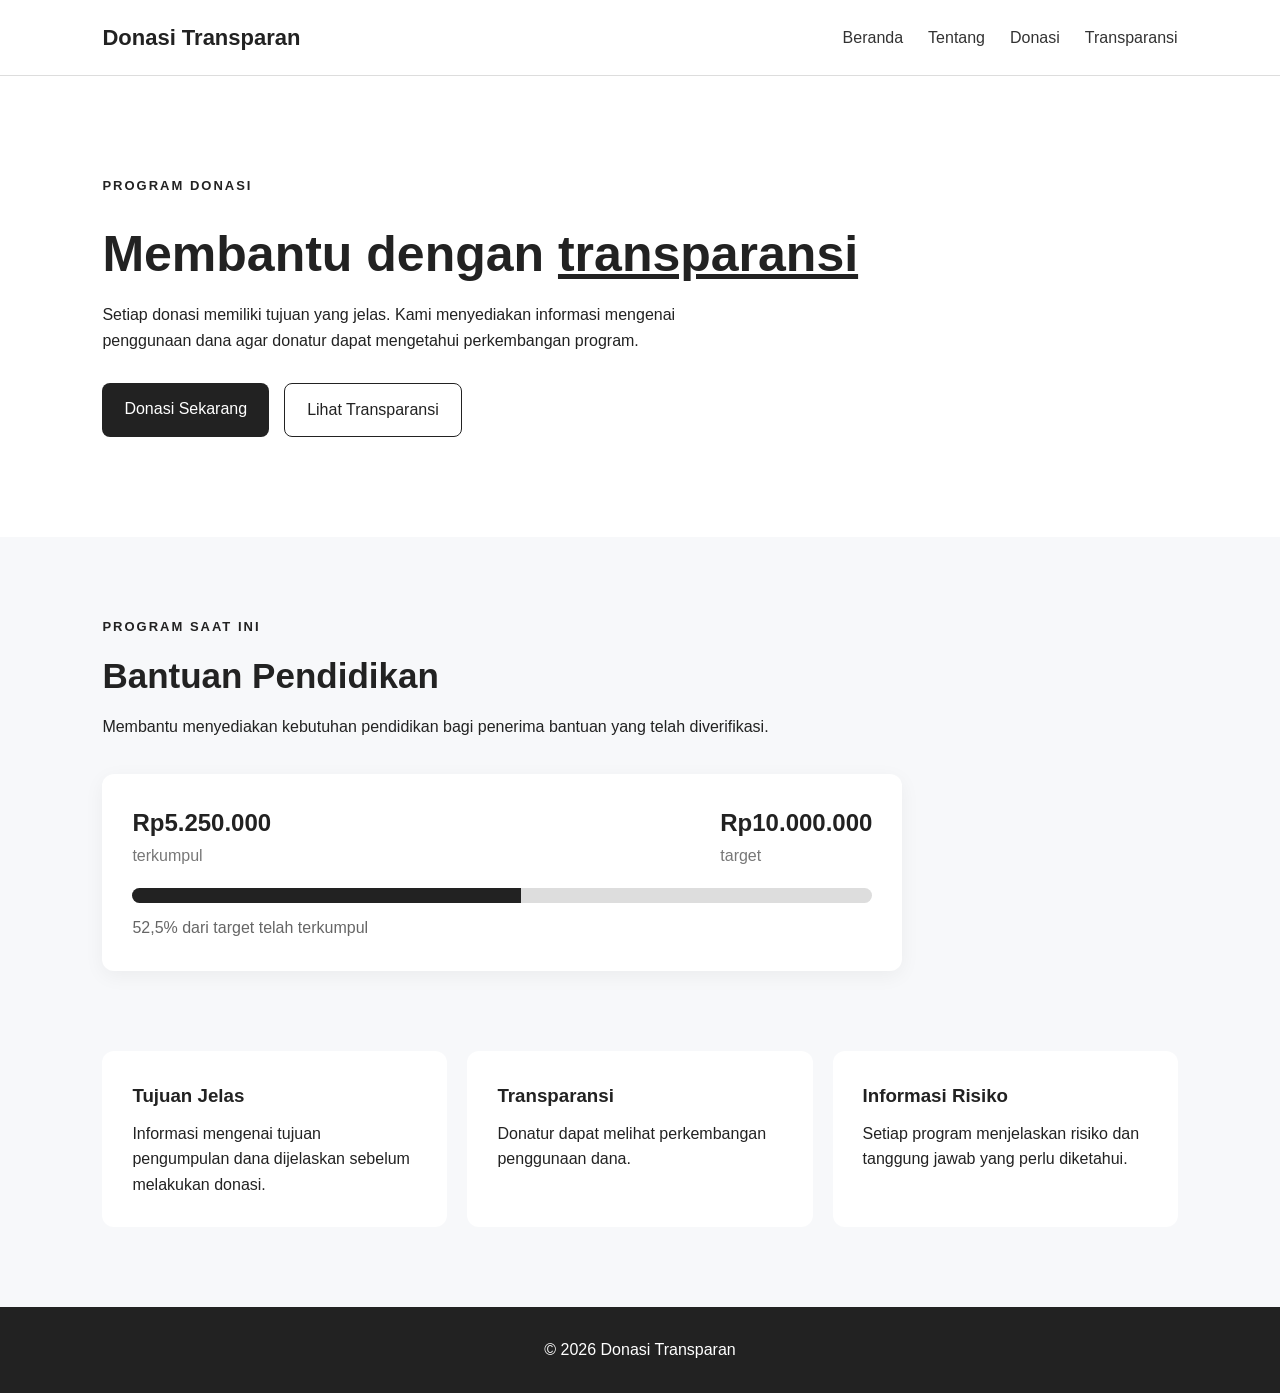
<file: index.html>
<!DOCTYPE html>
<html lang="id">
<head>
    <meta charset="UTF-8">
    <meta name="viewport" content="width=device-width, initial-scale=1.0">

    <title>Donasi Transparan</title>

    <link rel="stylesheet" href="css/style.css">
</head>

<body>

    <header>
        <nav class="navbar">
            <h1>Donasi Transparan</h1>

            <div class="nav-links">
                <a href="index.html">Beranda</a>
                <a href="about.html">Tentang</a>
                <a href="donation.html">Donasi</a>
                <a href="transparency.html">Transparansi</a>
            </div>
        </nav>
    </header>


    <main>

        <section class="hero">

            <div class="hero-content">

                <p class="label">PROGRAM DONASI</p>

                <h2>
                    Membantu dengan
                    <span>transparansi</span>
                </h2>

                <p>
                    Setiap donasi memiliki tujuan yang jelas.
                    Kami menyediakan informasi mengenai penggunaan
                    dana agar donatur dapat mengetahui perkembangan
                    program.
                </p>

                <div class="hero-buttons">
                    <a href="donation.html" class="button primary">
                        Donasi Sekarang
                    </a>

                    <a href="transparency.html" class="button secondary">
                        Lihat Transparansi
                    </a>
                </div>

            </div>

        </section>


        <section class="campaign">

            <div class="section-heading">
                <p class="label">PROGRAM SAAT INI</p>

                <h2>
                    Bantuan Pendidikan
                </h2>

                <p>
                    Membantu menyediakan kebutuhan pendidikan
                    bagi penerima bantuan yang telah diverifikasi.
                </p>
            </div>


            <div class="progress-card">

                <div class="progress-info">

                    <div>
                        <strong>Rp5.250.000</strong>
                        <span>terkumpul</span>
                    </div>

                    <div>
                        <strong>Rp10.000.000</strong>
                        <span>target</span>
                    </div>

                </div>


                <div class="progress-bar">
                    <div class="progress"></div>
                </div>


                <p class="progress-text">
                    52,5% dari target telah terkumpul
                </p>

            </div>

        </section>


        <section class="features">

            <div class="feature-card">
                <h3>Tujuan Jelas</h3>

                <p>
                    Informasi mengenai tujuan pengumpulan
                    dana dijelaskan sebelum melakukan donasi.
                </p>
            </div>


            <div class="feature-card">
                <h3>Transparansi</h3>

                <p>
                    Donatur dapat melihat perkembangan
                    penggunaan dana.
                </p>
            </div>


            <div class="feature-card">
                <h3>Informasi Risiko</h3>

                <p>
                    Setiap program menjelaskan risiko dan
                    tanggung jawab yang perlu diketahui.
                </p>
            </div>

        </section>

    </main>


    <footer>

        <p>
            © 2026 Donasi Transparan
        </p>

    </footer>


    <script src="js/script.js"></script>

</body>
</html>
</file>
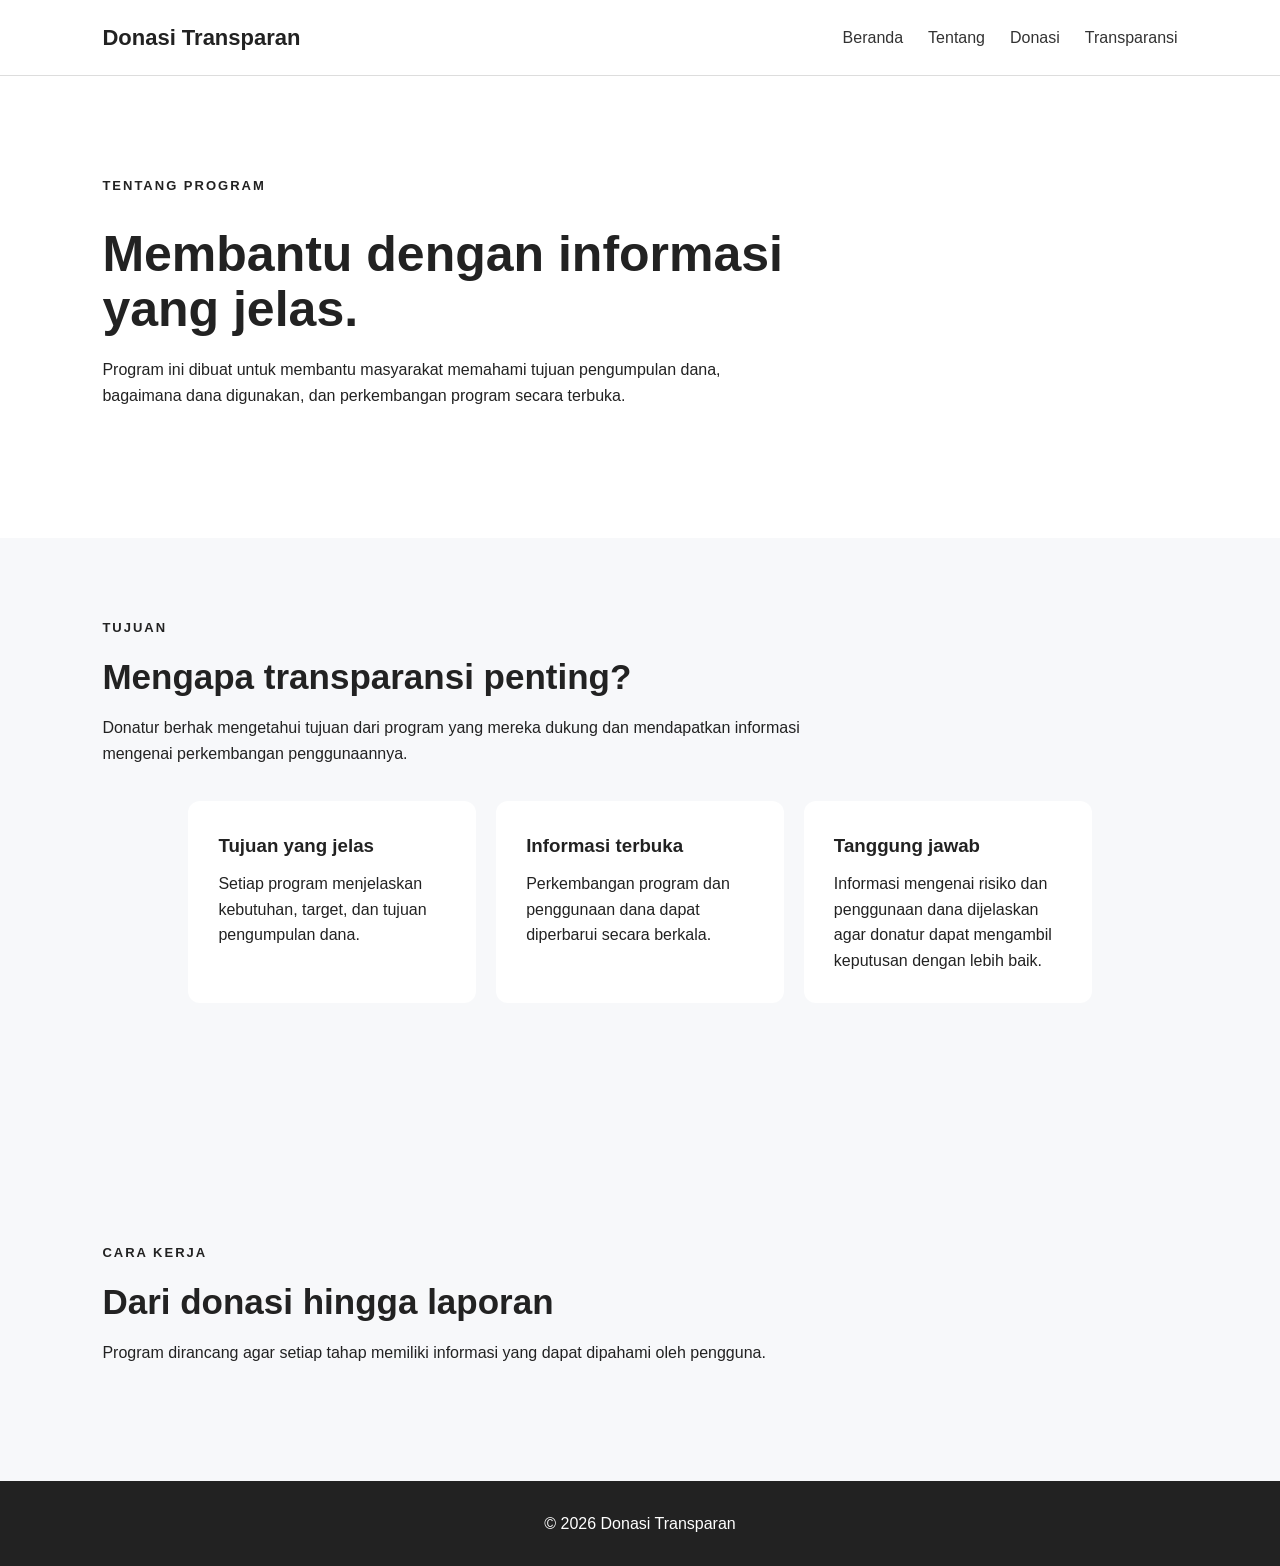
<file: about.html>
<!DOCTYPE html>
<html lang="id">

<head>
    <meta charset="UTF-8">
    <meta name="viewport" content="width=device-width, initial-scale=1.0">

    <title>Tentang Program - Donasi Transparan</title>

    <link rel="stylesheet" href="css/style.css">
</head>

<body>

    <header>

        <nav class="navbar">

            <h1>Donasi Transparan</h1>

            <div class="nav-links">

                <a href="index.html">Beranda</a>

                <a href="about.html">Tentang</a>

                <a href="donation.html">Donasi</a>

                <a href="transparency.html">Transparansi</a>

            </div>

        </nav>

    </header>


    <main>

        <section class="hero">

            <div class="hero-content">

                <p class="label">
                    TENTANG PROGRAM
                </p>

                <h2>
                    Membantu dengan informasi yang jelas.
                </h2>

                <p>
                    Program ini dibuat untuk membantu masyarakat
                    memahami tujuan pengumpulan dana, bagaimana
                    dana digunakan, dan perkembangan program secara
                    terbuka.
                </p>

            </div>

        </section>


        <section class="campaign">

            <div class="section-heading">

                <p class="label">
                    TUJUAN
                </p>

                <h2>
                    Mengapa transparansi penting?
                </h2>

                <p>
                    Donatur berhak mengetahui tujuan dari program
                    yang mereka dukung dan mendapatkan informasi
                    mengenai perkembangan penggunaannya.
                </p>

            </div>


            <div class="features">

                <div class="feature-card">

                    <h3>
                        Tujuan yang jelas
                    </h3>

                    <p>
                        Setiap program menjelaskan kebutuhan,
                        target, dan tujuan pengumpulan dana.
                    </p>

                </div>


                <div class="feature-card">

                    <h3>
                        Informasi terbuka
                    </h3>

                    <p>
                        Perkembangan program dan penggunaan dana
                        dapat diperbarui secara berkala.
                    </p>

                </div>


                <div class="feature-card">

                    <h3>
                        Tanggung jawab
                    </h3>

                    <p>
                        Informasi mengenai risiko dan penggunaan
                        dana dijelaskan agar donatur dapat mengambil
                        keputusan dengan lebih baik.
                    </p>

                </div>

            </div>

        </section>


        <section class="campaign">

            <div class="section-heading">

                <p class="label">
                    CARA KERJA
                </p>

                <h2>
                    Dari donasi hingga laporan
                </h2>

                <p>
                    Program dirancang agar setiap tahap memiliki
                    informasi yang dapat dipahami oleh pengguna.
                </p>

            </div>

        </section>

    </main>


    <footer>

        <p>
            © 2026 Donasi Transparan
        </p>

    </footer>


    <script src="js/script.js"></script>

</body>

</html>
</file>
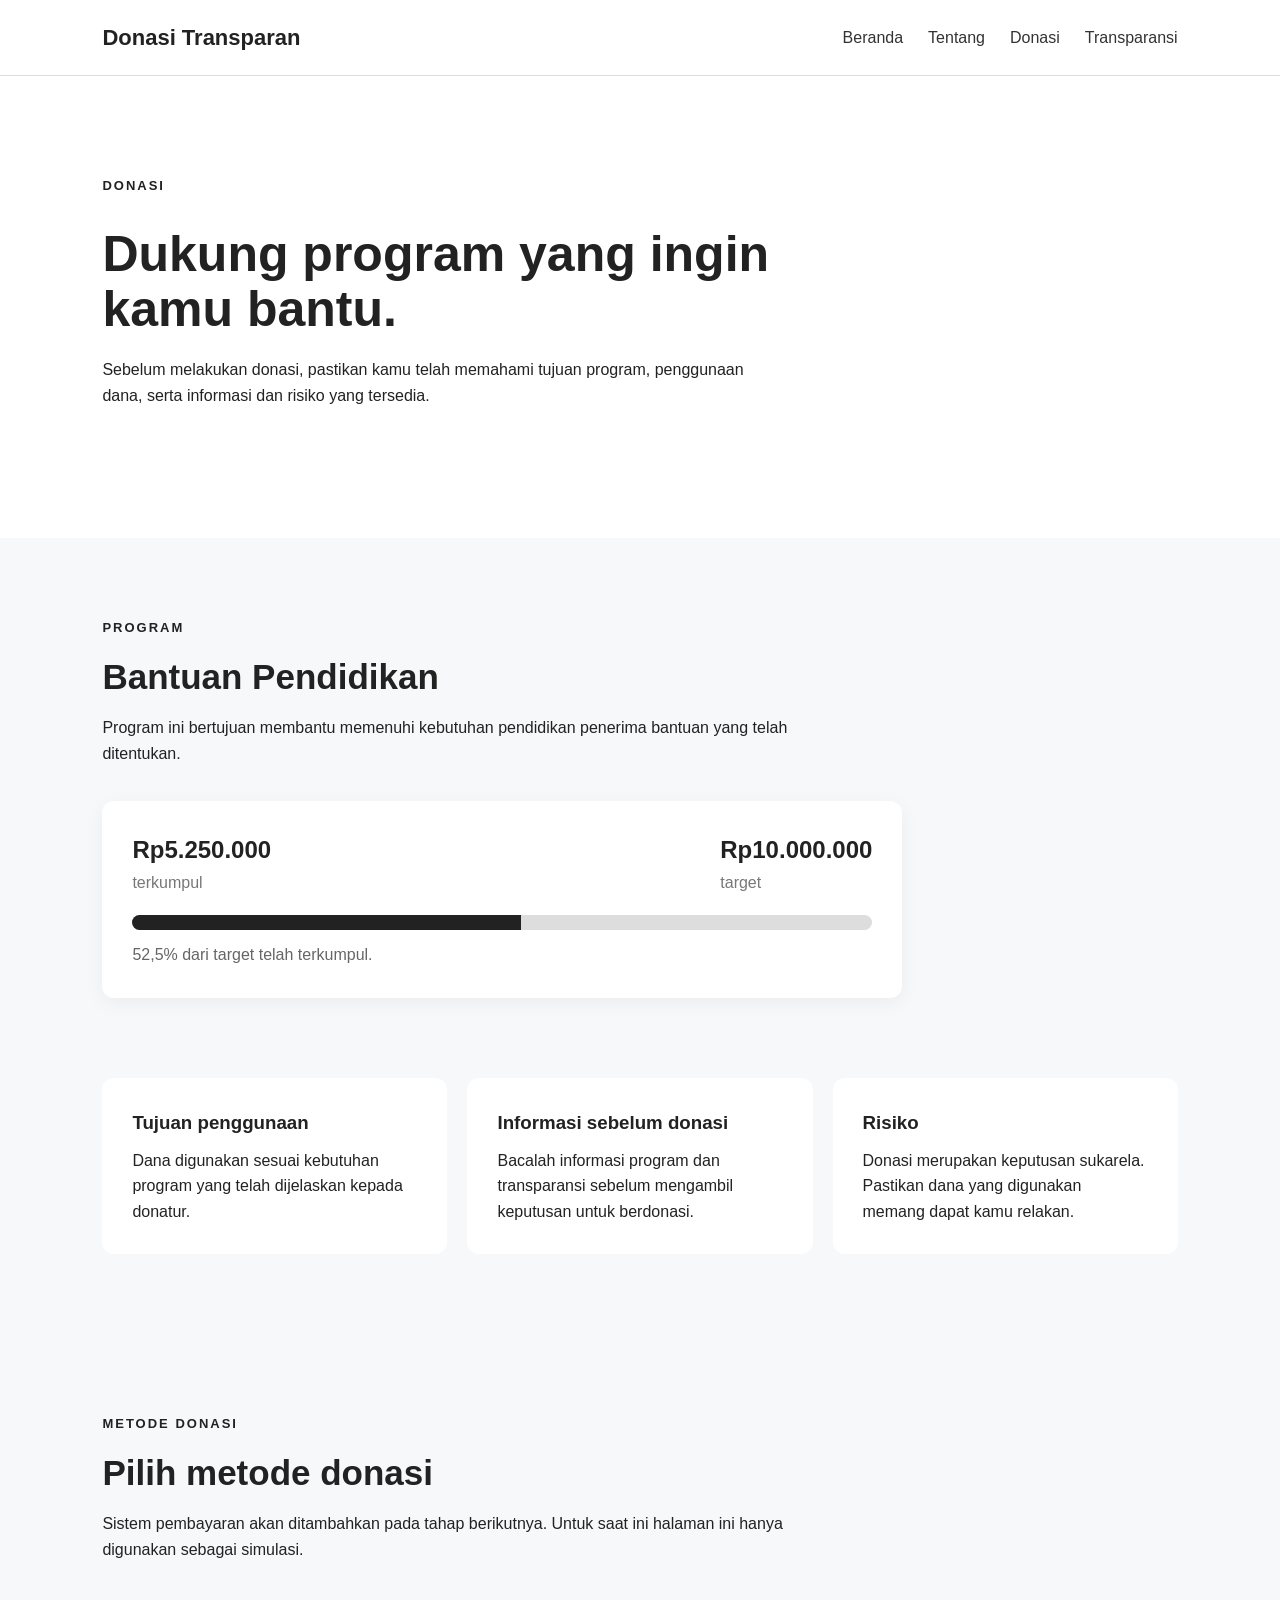
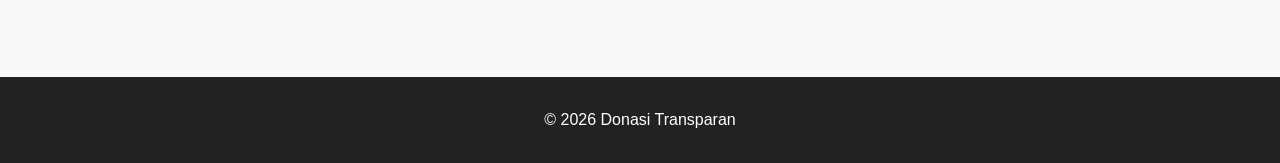
<file: donation.html>
<!DOCTYPE html>
<html lang="id">

<head>
    <meta charset="UTF-8">
    <meta name="viewport" content="width=device-width, initial-scale=1.0">

    <title>Donasi - Donasi Transparan</title>

    <link rel="stylesheet" href="css/style.css">
</head>

<body>

    <header>

        <nav class="navbar">

            <h1>Donasi Transparan</h1>

            <div class="nav-links">

                <a href="index.html">Beranda</a>
                <a href="about.html">Tentang</a>
                <a href="donation.html">Donasi</a>
                <a href="transparency.html">Transparansi</a>

            </div>

        </nav>

    </header>


    <main>

        <section class="hero">

            <div class="hero-content">

                <p class="label">
                    DONASI
                </p>

                <h2>
                    Dukung program yang ingin kamu bantu.
                </h2>

                <p>
                    Sebelum melakukan donasi, pastikan kamu telah
                    memahami tujuan program, penggunaan dana, serta
                    informasi dan risiko yang tersedia.
                </p>

            </div>

        </section>


        <section class="campaign">

            <div class="section-heading">

                <p class="label">
                    PROGRAM
                </p>

                <h2>
                    Bantuan Pendidikan
                </h2>

                <p>
                    Program ini bertujuan membantu memenuhi kebutuhan
                    pendidikan penerima bantuan yang telah ditentukan.
                </p>

            </div>


            <div class="progress-card">

                <div class="progress-info">

                    <div>
                        <strong>Rp5.250.000</strong>
                        <span>terkumpul</span>
                    </div>

                    <div>
                        <strong>Rp10.000.000</strong>
                        <span>target</span>
                    </div>

                </div>


                <div class="progress-bar">

                    <div class="progress"></div>

                </div>


                <p class="progress-text">
                    52,5% dari target telah terkumpul.
                </p>

            </div>

        </section>


        <section class="features">

            <div class="feature-card">

                <h3>
                    Tujuan penggunaan
                </h3>

                <p>
                    Dana digunakan sesuai kebutuhan program
                    yang telah dijelaskan kepada donatur.
                </p>

            </div>


            <div class="feature-card">

                <h3>
                    Informasi sebelum donasi
                </h3>

                <p>
                    Bacalah informasi program dan transparansi
                    sebelum mengambil keputusan untuk berdonasi.
                </p>

            </div>


            <div class="feature-card">

                <h3>
                    Risiko
                </h3>

                <p>
                    Donasi merupakan keputusan sukarela. Pastikan
                    dana yang digunakan memang dapat kamu relakan.
                </p>

            </div>

        </section>


        <section class="campaign">

            <div class="section-heading">

                <p class="label">
                    METODE DONASI
                </p>

                <h2>
                    Pilih metode donasi
                </h2>

                <p>
                    Sistem pembayaran akan ditambahkan pada tahap
                    berikutnya. Untuk saat ini halaman ini hanya
                    digunakan sebagai simulasi.
                </p>

            </div>

        </section>

    </main>


    <footer>

        <p>
            © 2026 Donasi Transparan
        </p>

    </footer>


    <script src="js/script.js"></script>

</body>

</html>
</file>
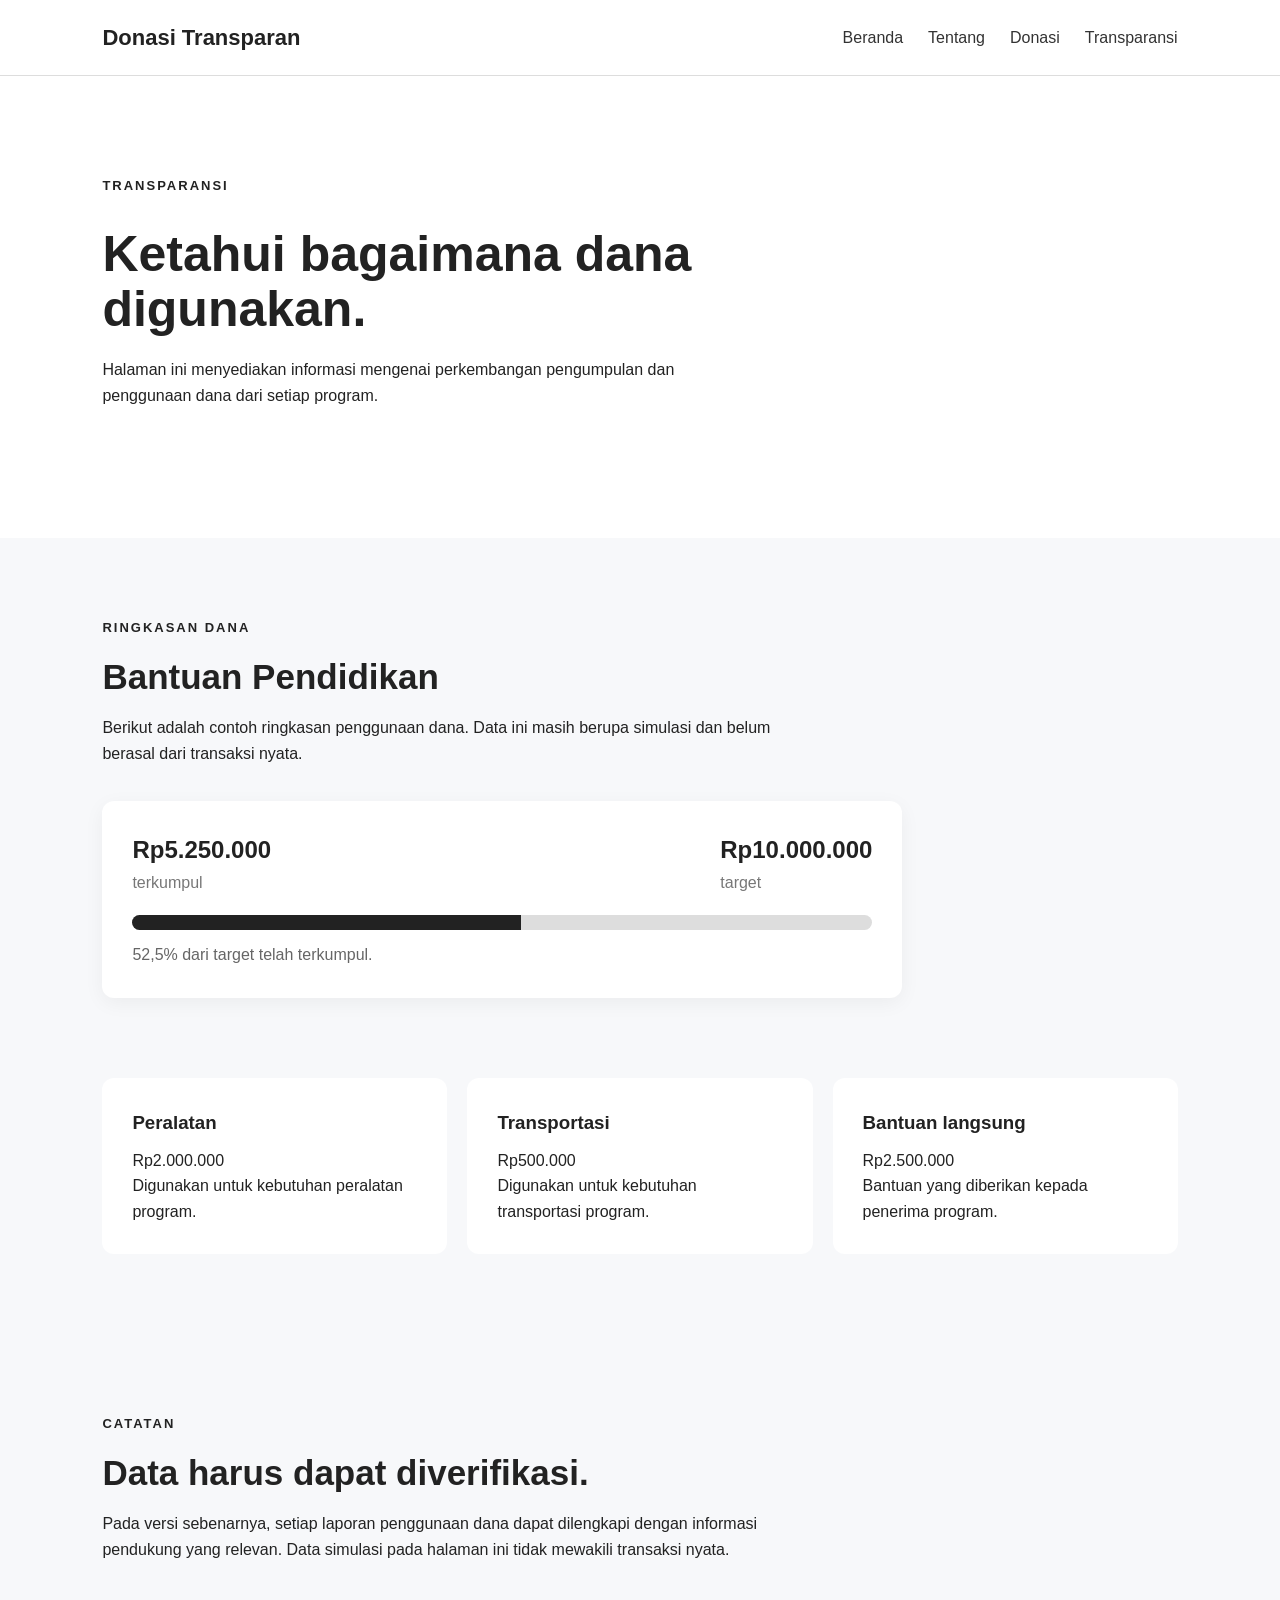
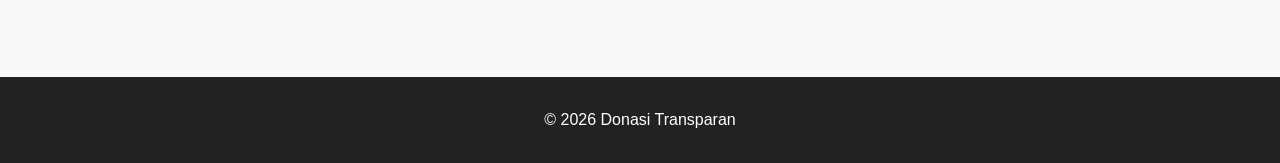
<file: transparency.html>
<!DOCTYPE html>
<html lang="id">

<head>
    <meta charset="UTF-8">
    <meta name="viewport" content="width=device-width, initial-scale=1.0">

    <title>Transparansi - Donasi Transparan</title>

    <link rel="stylesheet" href="css/style.css">
</head>

<body>

    <header>

        <nav class="navbar">

            <h1>Donasi Transparan</h1>

            <div class="nav-links">

                <a href="index.html">Beranda</a>
                <a href="about.html">Tentang</a>
                <a href="donation.html">Donasi</a>
                <a href="transparency.html">Transparansi</a>

            </div>

        </nav>

    </header>


    <main>

        <section class="hero">

            <div class="hero-content">

                <p class="label">
                    TRANSPARANSI
                </p>

                <h2>
                    Ketahui bagaimana dana digunakan.
                </h2>

                <p>
                    Halaman ini menyediakan informasi mengenai
                    perkembangan pengumpulan dan penggunaan dana
                    dari setiap program.
                </p>

            </div>

        </section>


        <section class="campaign">

            <div class="section-heading">

                <p class="label">
                    RINGKASAN DANA
                </p>

                <h2>
                    Bantuan Pendidikan
                </h2>

                <p>
                    Berikut adalah contoh ringkasan penggunaan dana.
                    Data ini masih berupa simulasi dan belum berasal
                    dari transaksi nyata.
                </p>

            </div>


            <div class="progress-card">

                <div class="progress-info">

                    <div>
                        <strong>Rp5.250.000</strong>
                        <span>terkumpul</span>
                    </div>

                    <div>
                        <strong>Rp10.000.000</strong>
                        <span>target</span>
                    </div>

                </div>


                <div class="progress-bar">

                    <div class="progress"></div>

                </div>


                <p class="progress-text">
                    52,5% dari target telah terkumpul.
                </p>

            </div>

        </section>


        <section class="features">

            <div class="feature-card">

                <h3>
                    Peralatan
                </h3>

                <p>
                    Rp2.000.000
                </p>

                <p>
                    Digunakan untuk kebutuhan peralatan program.
                </p>

            </div>


            <div class="feature-card">

                <h3>
                    Transportasi
                </h3>

                <p>
                    Rp500.000
                </p>

                <p>
                    Digunakan untuk kebutuhan transportasi program.
                </p>

            </div>


            <div class="feature-card">

                <h3>
                    Bantuan langsung
                </h3>

                <p>
                    Rp2.500.000
                </p>

                <p>
                    Bantuan yang diberikan kepada penerima program.
                </p>

            </div>

        </section>


        <section class="campaign">

            <div class="section-heading">

                <p class="label">
                    CATATAN
                </p>

                <h2>
                    Data harus dapat diverifikasi.
                </h2>

                <p>
                    Pada versi sebenarnya, setiap laporan penggunaan
                    dana dapat dilengkapi dengan informasi pendukung
                    yang relevan. Data simulasi pada halaman ini
                    tidak mewakili transaksi nyata.
                </p>

            </div>

        </section>

    </main>


    <footer>

        <p>
            © 2026 Donasi Transparan
        </p>

    </footer>


    <script src="js/script.js"></script>

</body>

</html>
</file>
<file: css/style.css>
* {
    box-sizing: border-box;
    margin: 0;
    padding: 0;
}

body {
    font-family: Arial, sans-serif;
    line-height: 1.6;
    background: #f7f8fa;
    color: #222;
}


/* NAVBAR */

.navbar {
    display: flex;
    justify-content: space-between;
    align-items: center;

    padding: 20px 8%;

    background: white;
    border-bottom: 1px solid #ddd;
}

.navbar h1 {
    font-size: 22px;
}

.nav-links {
    display: flex;
    gap: 25px;
}

.nav-links a {
    text-decoration: none;
    color: #333;
}


/* HERO */

.hero {
    padding: 100px 8%;

    background: white;
}

.hero-content {
    max-width: 800px;
}

.label {
    font-size: 13px;
    font-weight: bold;
    letter-spacing: 2px;
    margin-bottom: 10px;
}

.hero h2 {
    font-size: 50px;
    line-height: 1.1;
    margin-bottom: 20px;
}

.hero h2 span {
    text-decoration: underline;
}

.hero p {
    max-width: 650px;
    margin-bottom: 30px;
}


/* BUTTON */

.hero-buttons {
    display: flex;
    gap: 15px;
}

.button {
    display: inline-block;

    padding: 13px 22px;

    border-radius: 8px;

    text-decoration: none;
}

.primary {
    background: #222;
    color: white;
}

.secondary {
    border: 1px solid #222;
    color: #222;
}


/* CAMPAIGN */

.campaign {
    padding: 80px 8%;
}

.section-heading {
    max-width: 700px;
    margin-bottom: 35px;
}

.section-heading h2 {
    font-size: 35px;
    margin-bottom: 10px;
}


/* PROGRESS */

.progress-card {
    max-width: 800px;

    background: white;

    padding: 30px;

    border-radius: 12px;

    box-shadow: 0 5px 20px rgba(0,0,0,0.05);
}

.progress-info {
    display: flex;
    justify-content: space-between;

    margin-bottom: 20px;
}

.progress-info div {
    display: flex;
    flex-direction: column;
}

.progress-info strong {
    font-size: 24px;
}

.progress-info span {
    color: #777;
}


/* PROGRESS BAR */

.progress-bar {
    width: 100%;
    height: 15px;

    background: #ddd;

    border-radius: 20px;

    overflow: hidden;
}

.progress {
    width: 52.5%;
    height: 100%;
    background: #222;
}

.progress-text {
    margin-top: 12px;
    color: #666;
}


/* FEATURES */

.features {
    display: grid;

    grid-template-columns: repeat(3, 1fr);

    gap: 20px;

    padding: 0 8% 80px;
}

.feature-card {
    background: white;

    padding: 30px;

    border-radius: 12px;
}

.feature-card h3 {
    margin-bottom: 10px;
}


/* FOOTER */

footer {
    padding: 30px 8%;

    background: #222;

    color: white;

    text-align: center;
}


/* MOBILE */

@media (max-width: 700px) {

    .navbar {
        flex-direction: column;
        gap: 15px;
    }

    .nav-links {
        flex-wrap: wrap;
        justify-content: center;
        gap: 15px;
    }

    .hero {
        padding: 70px 6%;
    }

    .hero h2 {
        font-size: 38px;
    }

    .hero-buttons {
        flex-direction: column;
    }

    .button {
        text-align: center;
    }

    .campaign {
        padding: 60px 6%;
    }

    .features {
        grid-template-columns: 1fr;

        padding: 0 6% 60px;
    }

}
</file>
